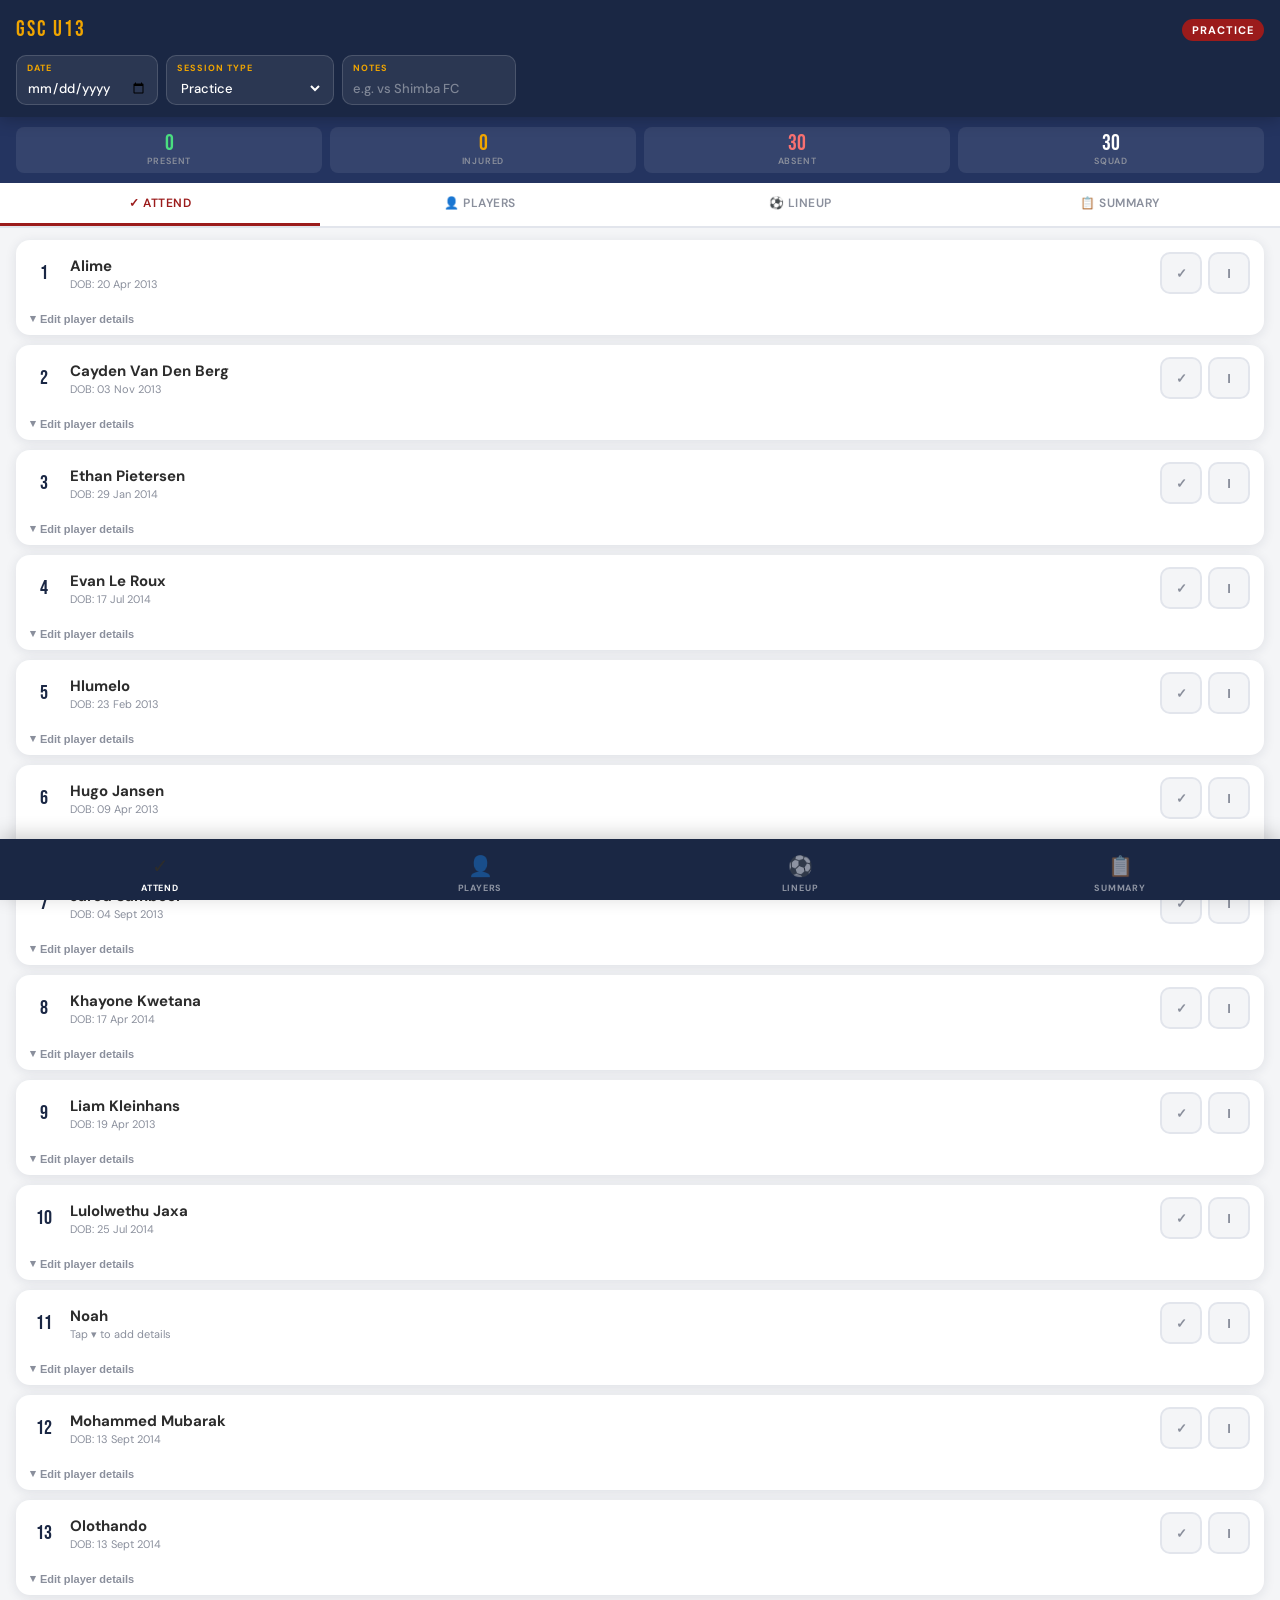
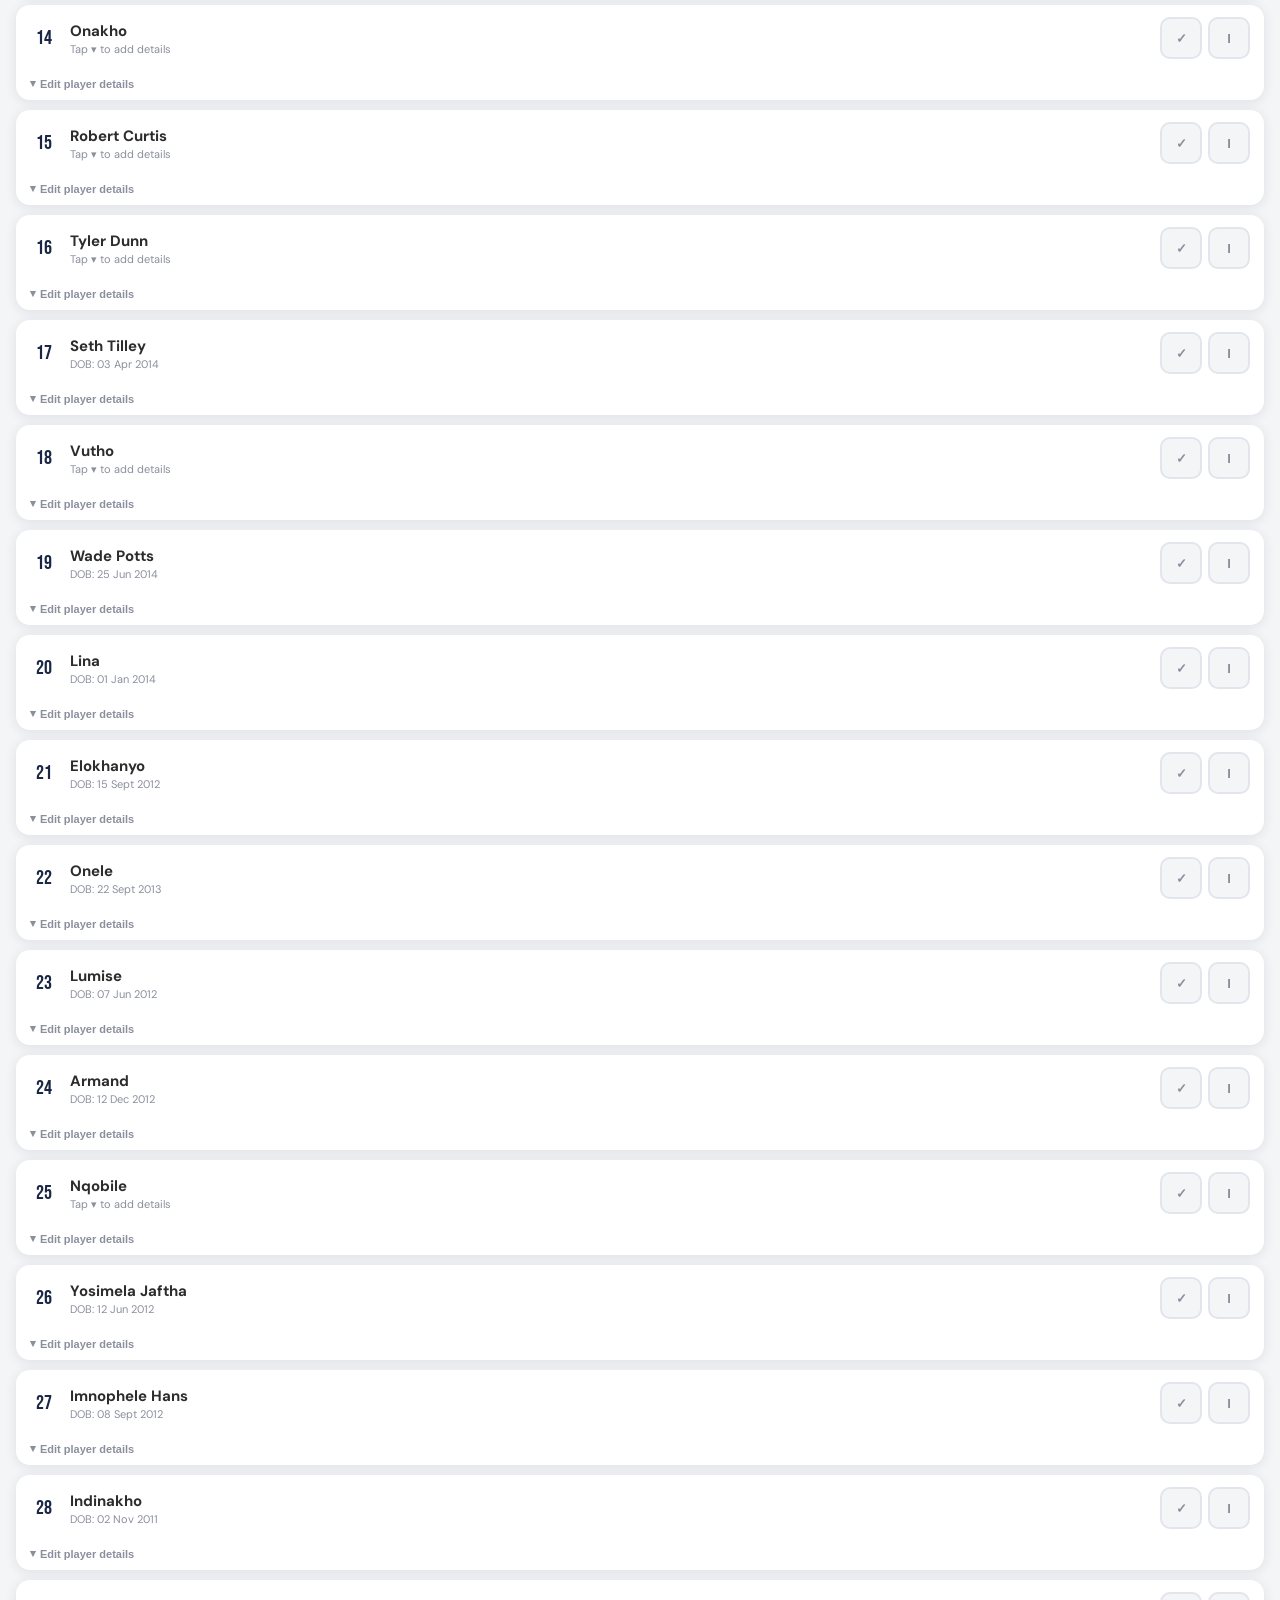
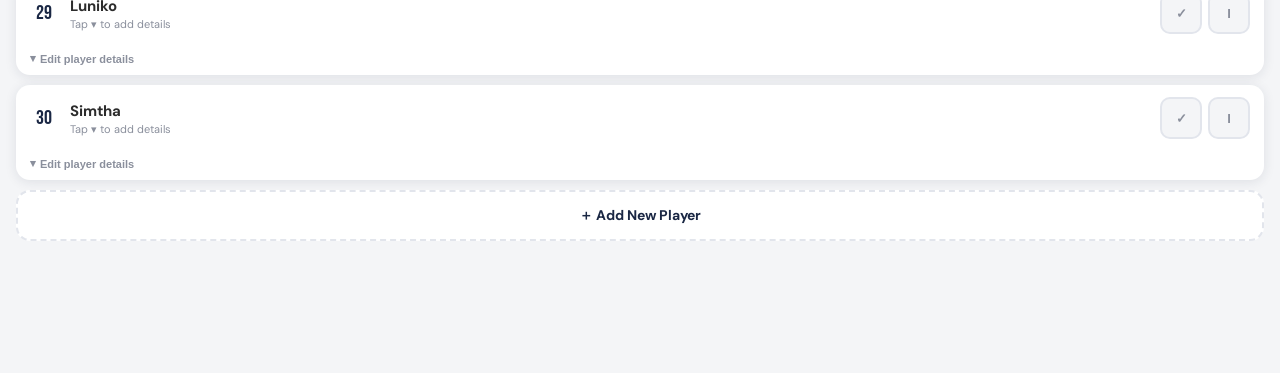
<file: index.html.html>
<!DOCTYPE html>
<html lang="en">
<head>
<meta charset="UTF-8">
<meta name="viewport" content="width=device-width, initial-scale=1.0, maximum-scale=1.0, user-scalable=no">
<title>GSC U13 — Session Tracker</title>
<style>
  @import url('https://fonts.googleapis.com/css2?family=Bebas+Neue&family=DM+Sans:wght@300;400;500;600;700&display=swap');

  :root {
    --red:    #9B1B1B;
    --red2:   #C0392B;
    --navy:   #1A2744;
    --navy2:  #243460;
    --gold:   #F0A500;
    --white:  #FFFFFF;
    --grey:   #F4F5F7;
    --dgrey:  #2C2C2C;
    --mgrey:  #8A8F9C;
    --border: #E2E5EC;
    --green:  #1A7A3C;
    --orange: #D97706;
    --card:   #FFFFFF;
    --shadow: 0 2px 12px rgba(26,39,68,0.10);
  }

  * { box-sizing: border-box; margin: 0; padding: 0; -webkit-tap-highlight-color: transparent; }

  body {
    font-family: 'DM Sans', sans-serif;
    background: var(--grey);
    color: var(--dgrey);
    min-height: 100vh;
    padding-bottom: 120px;
  }

  /* ── Header ── */
  .header {
    background: var(--navy);
    padding: 16px 16px 0;
    position: sticky;
    top: 0;
    z-index: 100;
    box-shadow: 0 2px 16px rgba(0,0,0,0.25);
  }
  .header-top {
    display: flex;
    align-items: center;
    justify-content: space-between;
    margin-bottom: 12px;
  }
  .club-name {
    font-family: 'Bebas Neue', sans-serif;
    font-size: 22px;
    color: var(--gold);
    letter-spacing: 2px;
  }
  .session-badge {
    background: var(--red);
    color: white;
    font-size: 11px;
    font-weight: 700;
    padding: 4px 10px;
    border-radius: 20px;
    letter-spacing: 1px;
    text-transform: uppercase;
  }

  /* ── Session Info Bar ── */
  .session-bar {
    display: flex;
    gap: 8px;
    padding-bottom: 12px;
    overflow-x: auto;
    scrollbar-width: none;
  }
  .session-bar::-webkit-scrollbar { display: none; }

  .session-field {
    background: rgba(255,255,255,0.08);
    border: 1px solid rgba(255,255,255,0.15);
    border-radius: 10px;
    padding: 6px 10px;
    min-width: 130px;
    flex-shrink: 0;
  }
  .session-field label {
    display: block;
    font-size: 9px;
    font-weight: 700;
    text-transform: uppercase;
    letter-spacing: 1px;
    color: var(--gold);
    margin-bottom: 3px;
  }
  .session-field input, .session-field select {
    background: transparent;
    border: none;
    color: white;
    font-family: 'DM Sans', sans-serif;
    font-size: 13px;
    font-weight: 500;
    width: 100%;
    outline: none;
  }
  .session-field select option { color: var(--dgrey); background: white; }
  .session-field input::placeholder { color: rgba(255,255,255,0.4); }

  /* ── Stats Bar ── */
  .stats-bar {
    display: flex;
    gap: 8px;
    padding: 10px 16px;
    background: var(--navy2);
  }
  .stat-pill {
    flex: 1;
    background: rgba(255,255,255,0.08);
    border-radius: 8px;
    padding: 6px 8px;
    text-align: center;
  }
  .stat-pill .num {
    font-family: 'Bebas Neue', sans-serif;
    font-size: 22px;
    color: white;
    line-height: 1;
  }
  .stat-pill .lbl {
    font-size: 9px;
    font-weight: 600;
    text-transform: uppercase;
    letter-spacing: 0.8px;
    color: var(--mgrey);
  }
  .stat-pill.present .num { color: #4ADE80; }
  .stat-pill.injured .num { color: var(--gold); }
  .stat-pill.absent .num  { color: #F87171; }

  /* ── Tabs ── */
  .tabs {
    display: flex;
    background: white;
    border-bottom: 2px solid var(--border);
    position: sticky;
    top: 130px;
    z-index: 90;
  }
  .tab {
    flex: 1;
    padding: 12px 8px;
    font-size: 12px;
    font-weight: 600;
    text-align: center;
    color: var(--mgrey);
    cursor: pointer;
    border-bottom: 3px solid transparent;
    transition: all 0.2s;
    text-transform: uppercase;
    letter-spacing: 0.5px;
  }
  .tab.active {
    color: var(--red);
    border-bottom-color: var(--red);
  }

  /* ── Sections ── */
  .section { display: none; padding: 12px 16px; }
  .section.active { display: block; }

  /* ── Player Cards ── */
  .player-card {
    background: var(--card);
    border-radius: 14px;
    margin-bottom: 10px;
    box-shadow: var(--shadow);
    overflow: hidden;
    transition: transform 0.1s;
  }
  .player-card:active { transform: scale(0.99); }

  .player-main {
    display: flex;
    align-items: center;
    padding: 12px 14px;
    gap: 12px;
  }
  .player-num {
    font-family: 'Bebas Neue', sans-serif;
    font-size: 20px;
    color: var(--navy);
    min-width: 28px;
    text-align: center;
    line-height: 1;
  }
  .player-info { flex: 1; min-width: 0; }
  .player-name {
    font-size: 15px;
    font-weight: 700;
    color: var(--dgrey);
    white-space: nowrap;
    overflow: hidden;
    text-overflow: ellipsis;
  }
  .player-sub {
    font-size: 11px;
    color: var(--mgrey);
    margin-top: 1px;
  }

  /* ── Attendance Buttons ── */
  .att-buttons {
    display: flex;
    gap: 6px;
    flex-shrink: 0;
  }
  .att-btn {
    width: 42px;
    height: 42px;
    border-radius: 10px;
    border: 2px solid var(--border);
    background: var(--grey);
    font-size: 13px;
    font-weight: 800;
    cursor: pointer;
    transition: all 0.15s;
    display: flex;
    align-items: center;
    justify-content: center;
    color: var(--mgrey);
    -webkit-user-select: none;
    user-select: none;
  }
  .att-btn.present {
    background: #DCFCE7;
    border-color: var(--green);
    color: var(--green);
    box-shadow: 0 0 0 3px rgba(26,122,60,0.12);
  }
  .att-btn.injured {
    background: #FEF3C7;
    border-color: var(--orange);
    color: var(--orange);
    box-shadow: 0 0 0 3px rgba(217,119,6,0.12);
  }

  /* ── Player Detail Expand ── */
  .player-detail {
    display: none;
    padding: 0 14px 14px;
    border-top: 1px solid var(--border);
    margin-top: 0;
  }
  .player-detail.open { display: block; }
  .detail-grid {
    display: grid;
    grid-template-columns: 1fr 1fr;
    gap: 8px;
    margin-top: 10px;
  }
  .detail-field {
    display: flex;
    flex-direction: column;
    gap: 3px;
  }
  .detail-field.full { grid-column: 1 / -1; }
  .detail-field label {
    font-size: 10px;
    font-weight: 700;
    text-transform: uppercase;
    letter-spacing: 0.8px;
    color: var(--mgrey);
  }
  .detail-field input {
    border: 1.5px solid var(--border);
    border-radius: 8px;
    padding: 8px 10px;
    font-family: 'DM Sans', sans-serif;
    font-size: 13px;
    color: var(--dgrey);
    background: var(--grey);
    outline: none;
    width: 100%;
    transition: border-color 0.15s;
  }
  .detail-field input:focus { border-color: var(--navy); background: white; }
  .detail-field input::placeholder { color: #BEC3CC; }

  .remove-btn {
    width: 100%;
    margin-top: 12px;
    padding: 11px;
    background: #FEE2E2;
    color: #DC2626;
    border: 1.5px solid #FECACA;
    border-radius: 10px;
    font-family: 'DM Sans', sans-serif;
    font-size: 13px;
    font-weight: 700;
    cursor: pointer;
    transition: all 0.15s;
  }
  .remove-btn:active { background: #FECACA; }

  .expand-toggle {
    width: 100%;
    background: none;
    border: none;
    padding: 6px 14px 10px;
    font-size: 11px;
    font-weight: 600;
    color: var(--mgrey);
    cursor: pointer;
    text-align: left;
    display: flex;
    align-items: center;
    gap: 4px;
  }
  .expand-toggle .arrow { transition: transform 0.2s; display: inline-block; }
  .expand-toggle.open .arrow { transform: rotate(180deg); }

  /* ── Add Player ── */
  .add-player-btn {
    width: 100%;
    padding: 14px;
    background: white;
    border: 2px dashed var(--border);
    border-radius: 14px;
    font-family: 'DM Sans', sans-serif;
    font-size: 14px;
    font-weight: 700;
    color: var(--navy);
    cursor: pointer;
    display: flex;
    align-items: center;
    justify-content: center;
    gap: 8px;
    margin-top: 4px;
    transition: all 0.2s;
  }
  .add-player-btn:active { background: var(--grey); }

  /* ── Summary Section ── */
  .summary-card {
    background: white;
    border-radius: 14px;
    padding: 16px;
    margin-bottom: 12px;
    box-shadow: var(--shadow);
  }
  .summary-title {
    font-family: 'Bebas Neue', sans-serif;
    font-size: 18px;
    color: var(--navy);
    letter-spacing: 1px;
    margin-bottom: 12px;
    display: flex;
    align-items: center;
    gap: 8px;
  }
  .summary-row {
    display: flex;
    justify-content: space-between;
    align-items: center;
    padding: 8px 0;
    border-bottom: 1px solid var(--border);
    font-size: 13px;
  }
  .summary-row:last-child { border-bottom: none; }
  .summary-row .sname { font-weight: 600; }
  .summary-row .sbadge {
    font-size: 11px;
    font-weight: 700;
    padding: 3px 10px;
    border-radius: 20px;
  }
  .sbadge.present { background: #DCFCE7; color: var(--green); }
  .sbadge.injured { background: #FEF3C7; color: var(--orange); }
  .sbadge.absent  { background: #FEE2E2; color: #DC2626; }

  .copy-btn {
    width: 100%;
    padding: 15px;
    background: var(--navy);
    color: white;
    border: none;
    border-radius: 14px;
    font-family: 'DM Sans', sans-serif;
    font-size: 15px;
    font-weight: 700;
    cursor: pointer;
    display: flex;
    align-items: center;
    justify-content: center;
    gap: 8px;
    transition: background 0.2s;
    margin-bottom: 10px;
  }
  .copy-btn:active { background: var(--navy2); }
  .copy-btn.success { background: var(--green); }

  .whatsapp-btn {
    width: 100%;
    padding: 15px;
    background: #25D366;
    color: white;
    border: none;
    border-radius: 14px;
    font-family: 'DM Sans', sans-serif;
    font-size: 15px;
    font-weight: 700;
    cursor: pointer;
    display: flex;
    align-items: center;
    justify-content: center;
    gap: 8px;
    transition: background 0.2s;
  }
  .whatsapp-btn:active { background: #1ebe5d; }

  /* ── Roster Edit ── */
  .section-label {
    font-family: 'Bebas Neue', sans-serif;
    font-size: 16px;
    color: var(--navy);
    letter-spacing: 1px;
    margin-bottom: 10px;
  }
  .roster-note {
    font-size: 12px;
    color: var(--mgrey);
    background: white;
    border-radius: 10px;
    padding: 10px 12px;
    margin-bottom: 12px;
    line-height: 1.5;
  }

  /* ── Toast ── */
  .toast {
    position: fixed;
    bottom: 90px;
    left: 50%;
    transform: translateX(-50%) translateY(20px);
    background: var(--dgrey);
    color: white;
    padding: 10px 20px;
    border-radius: 20px;
    font-size: 13px;
    font-weight: 600;
    opacity: 0;
    transition: all 0.3s;
    pointer-events: none;
    z-index: 999;
    white-space: nowrap;
  }
  .toast.show {
    opacity: 1;
    transform: translateX(-50%) translateY(0);
  }

  /* ── Bottom Nav ── */
  .bottom-nav {
    position: fixed;
    bottom: 0;
    left: 0;
    right: 0;
    background: var(--navy);
    display: flex;
    padding: 8px 0 env(safe-area-inset-bottom, 8px);
    z-index: 200;
    box-shadow: 0 -4px 20px rgba(0,0,0,0.2);
  }
  .nav-item {
    flex: 1;
    display: flex;
    flex-direction: column;
    align-items: center;
    gap: 3px;
    padding: 6px 0;
    cursor: pointer;
    opacity: 0.5;
    transition: opacity 0.2s;
  }
  .nav-item.active { opacity: 1; }
  .nav-icon { font-size: 20px; }
  .nav-label {
    font-size: 9px;
    font-weight: 700;
    text-transform: uppercase;
    letter-spacing: 0.8px;
    color: white;
  }

  /* ── Formation Buttons ── */
  .formation-btn {
    flex:1; padding:10px 8px; border:2px solid var(--navy);
    background:white; border-radius:10px; font-family:'DM Sans',sans-serif;
    font-size:13px; font-weight:700; color:var(--navy); cursor:pointer; transition:all 0.15s;
  }
  .formation-btn.active { background:var(--navy); color:white; }
  .formation-btn.clear-btn { border-color:var(--border); color:var(--mgrey); flex:0.6; }
  .formation-btn.clear-btn:active { background:var(--grey); }

  /* ── Pitch ── */
  .pitch-wrap {
    background:#1a6b2f; border-radius:14px; padding:10px;
    box-shadow:0 4px 20px rgba(0,0,0,0.25); margin-bottom:12px;
  }
  .pitch {
    position:relative; width:100%; padding-top:155%;
    background:linear-gradient(180deg,#1e7a35 0%,#1e7a35 50%,#1a6b2f 50%,#1a6b2f 100%);
    border-radius:10px; overflow:hidden;
  }
  /* pitch markings */
  .pitch::before {
    content:''; position:absolute; inset:0;
    background:
      /* centre line */
      linear-gradient(transparent 49.5%, rgba(255,255,255,0.25) 49.5%, rgba(255,255,255,0.25) 50.5%, transparent 50.5%),
      /* centre circle */
      radial-gradient(circle at 50% 50%, transparent 12%, rgba(255,255,255,0.2) 12%, rgba(255,255,255,0.2) 13%, transparent 13%),
      /* outer border */
      linear-gradient(white,white) top/100% 2px no-repeat,
      linear-gradient(white,white) bottom/100% 2px no-repeat,
      linear-gradient(white,white) left/2px 100% no-repeat,
      linear-gradient(white,white) right/2px 100% no-repeat;
    pointer-events:none; border-radius:10px;
  }

  /* ── Position Spot ── */
  .pos-spot {
    position:absolute; transform:translate(-50%,-50%);
    display:flex; flex-direction:column; align-items:center; gap:3px;
    cursor:pointer; z-index:10;
  }
  .pos-circle {
    width:46px; height:46px; border-radius:50%;
    background:rgba(255,255,255,0.15); border:2px dashed rgba(255,255,255,0.5);
    display:flex; align-items:center; justify-content:center;
    font-size:10px; font-weight:700; color:rgba(255,255,255,0.7);
    transition:all 0.2s; text-align:center; padding:2px;
  }
  .pos-spot.filled .pos-circle {
    background:var(--navy); border:2.5px solid var(--gold);
    color:white; font-size:9px; font-weight:800;
  }
  .pos-spot.filled.gk .pos-circle { background:#8B6914; border-color:#F0D060; }
  .pos-spot.filled.def .pos-circle { background:#1A5276; border-color:#85C1E9; }
  .pos-spot.filled.mid .pos-circle { background:#145A32; border-color:#82E0AA; }
  .pos-spot.filled.fwd .pos-circle { background:var(--red); border-color:var(--gold); }
  .pos-label {
    font-size:9px; font-weight:700; color:rgba(255,255,255,0.8);
    text-shadow:0 1px 3px rgba(0,0,0,0.8); letter-spacing:0.5px; text-transform:uppercase;
  }

  /* ── Bench ── */
  .bench-card {
    background:white; border-radius:14px; padding:14px;
    box-shadow:var(--shadow); margin-bottom:12px;
  }
  .bench-title {
    font-family:'Bebas Neue',sans-serif; font-size:16px;
    color:var(--navy); letter-spacing:1px; margin-bottom:10px;
  }
  .bench-list { display:flex; flex-wrap:wrap; gap:8px; }
  .bench-chip {
    background:var(--grey); border-radius:20px; padding:6px 12px;
    font-size:12px; font-weight:600; color:var(--dgrey);
    border:1.5px solid var(--border);
  }
  .bench-chip.unassigned { color:var(--mgrey); font-style:italic; }

  /* ── Picker Modal ── */
  .picker-overlay {
    display:none; position:fixed; inset:0;
    background:rgba(0,0,0,0.55); z-index:500; align-items:flex-end;
  }
  .picker-overlay.open { display:flex; }
  .picker-modal {
    background:white; border-radius:20px 20px 0 0;
    width:100%; max-height:70vh; overflow-y:auto;
    padding-bottom:env(safe-area-inset-bottom,16px);
  }
  .picker-header {
    display:flex; align-items:center; justify-content:space-between;
    padding:16px 16px 10px; border-bottom:1px solid var(--border);
    position:sticky; top:0; background:white; z-index:10;
  }
  .picker-title { font-family:'Bebas Neue',sans-serif; font-size:18px; color:var(--navy); letter-spacing:1px; }
  .picker-close {
    width:32px; height:32px; border-radius:50%; border:none;
    background:var(--grey); font-size:14px; cursor:pointer; color:var(--mgrey);
  }
  .picker-list { padding:8px 12px 16px; }
  .picker-item {
    display:flex; align-items:center; gap:10px;
    padding:12px 10px; border-radius:10px; cursor:pointer;
    transition:background 0.1s; border-bottom:1px solid var(--border);
  }
  .picker-item:last-child { border-bottom:none; }
  .picker-item:active { background:var(--grey); }
  .picker-item .pnum {
    font-family:'Bebas Neue',sans-serif; font-size:18px;
    color:var(--navy); min-width:26px;
  }
  .picker-item .pname { font-size:14px; font-weight:600; flex:1; }
  .picker-item .already { font-size:11px; color:var(--mgrey); }
  .picker-remove {
    width:100%; padding:13px; margin-top:4px;
    background:#FEE2E2; color:#DC2626; border:none; border-radius:10px;
    font-family:'DM Sans',sans-serif; font-size:13px; font-weight:700; cursor:pointer;
  }
</style>
</head>
<body>

<!-- Header -->
<div class="header">
  <div class="header-top">
    <div class="club-name">GSC U13</div>
    <div class="session-badge" id="sessionBadge">Practice</div>
  </div>
  <div class="session-bar">
    <div class="session-field">
      <label>Date</label>
      <input type="date" id="sessionDate">
    </div>
    <div class="session-field">
      <label>Session Type</label>
      <select id="sessionType" onchange="updateBadge()">
        <option>Practice</option>
        <option>Game</option>
        <option>Fitness Assessment</option>
        <option>Tournament</option>
        <option>Training Camp</option>
      </select>
    </div>
    <div class="session-field">
      <label>Notes</label>
      <input type="text" id="sessionNotes" placeholder="e.g. vs Shimba FC">
    </div>
  </div>
</div>

<!-- Stats Bar -->
<div class="stats-bar">
  <div class="stat-pill present"><div class="num" id="countPresent">0</div><div class="lbl">Present</div></div>
  <div class="stat-pill injured"><div class="num" id="countInjured">0</div><div class="lbl">Injured</div></div>
  <div class="stat-pill absent"><div class="num" id="countAbsent">30</div><div class="lbl">Absent</div></div>
  <div class="stat-pill"><div class="num" id="countTotal">30</div><div class="lbl">Squad</div></div>
</div>

<!-- Tabs -->
<div class="tabs">
  <div class="tab active" onclick="showSection('attendance', this)">✓ Attend</div>
  <div class="tab" onclick="showSection('roster', this)">👤 Players</div>
  <div class="tab" onclick="showSection('lineup', this)">⚽ Lineup</div>
  <div class="tab" onclick="showSection('summary', this)">📋 Summary</div>
</div>

<!-- ATTENDANCE SECTION -->
<div class="section active" id="sec-attendance">
  <div id="playerList"></div>
  <button class="add-player-btn" onclick="addPlayer()">＋ Add New Player</button>
</div>

<!-- ROSTER SECTION -->
<div class="section" id="sec-roster">
  <p class="roster-note">Tap any player in the Attendance tab to expand and edit their details. Changes are saved automatically in this session. Use the Summary tab to copy everything to your tracker.</p>
  <div id="rosterQuickList"></div>
</div>

<!-- LINEUP SECTION -->
<div class="section" id="sec-lineup">
  <div style="display:flex;gap:8px;margin-bottom:12px">
    <button class="formation-btn active" id="btn-433" onclick="setFormation('433')">4-3-3</button>
    <button class="formation-btn" id="btn-4231" onclick="setFormation('4231')">4-2-3-1</button>
    <button class="formation-btn clear-btn" onclick="clearLineup()">↺ Clear</button>
  </div>
  <div id="subsReminder" style="font-size:11px;color:var(--mgrey);margin-bottom:8px;text-align:center"></div>
  <div class="pitch-wrap"><div class="pitch" id="pitch"></div></div>
  <div class="bench-card">
    <div class="bench-title">🪑 Substitutes</div>
    <div id="benchList" class="bench-list"></div>
  </div>
</div>

<!-- Player Picker Modal -->
<div id="pickerOverlay" class="picker-overlay" onclick="closePicker()">
  <div class="picker-modal" onclick="event.stopPropagation()">
    <div class="picker-header">
      <div class="picker-title" id="pickerTitle">Select Player</div>
      <button class="picker-close" onclick="closePicker()">✕</button>
    </div>
    <div id="pickerList" class="picker-list"></div>
  </div>
</div>

<!-- SUMMARY SECTION -->
<div class="section" id="sec-summary">
  <div class="summary-card">
    <div class="summary-title">📋 Session Summary</div>
    <div id="summaryContent"></div>
  </div>
  <button class="copy-btn" id="copyBtn" onclick="copyToClipboard()">📋 Copy to Clipboard</button>
  <button class="whatsapp-btn" onclick="shareWhatsApp()">💬 Send to WhatsApp</button>
</div>

<div class="toast" id="toast"></div>

<!-- Bottom Nav -->
<div class="bottom-nav">
  <div class="nav-item active" onclick="showSection('attendance', null, 0)">
    <div class="nav-icon">✓</div><div class="nav-label">Attend</div>
  </div>
  <div class="nav-item" onclick="showSection('roster', null, 1)">
    <div class="nav-icon">👤</div><div class="nav-label">Players</div>
  </div>
  <div class="nav-item" onclick="showSection('lineup', null, 2)">
    <div class="nav-icon">⚽</div><div class="nav-label">Lineup</div>
  </div>
  <div class="nav-item" onclick="showSection('summary', null, 3)">
    <div class="nav-icon">📋</div><div class="nav-label">Summary</div>
  </div>
</div>

<script>
// ── Default Roster ────────────────────────────────────────────────────────────
const DEFAULT_PLAYERS = [
  { num:1,  name:"Alime",               dob:"2013-04-20", parent:"",                phone:"",           pos:"", notes:"" },
  { num:2,  name:"Cayden Van Den Berg", dob:"2013-11-03", parent:"Drohan",           phone:"0825525610", pos:"", notes:"" },
  { num:3,  name:"Ethan Pietersen",     dob:"2014-01-29", parent:"Neil / Miss B",    phone:"0609728226", pos:"", notes:"" },
  { num:4,  name:"Evan Le Roux",        dob:"2014-07-17", parent:"Gustav / Monique", phone:"",           pos:"", notes:"" },
  { num:5,  name:"Hlumelo",             dob:"2013-02-23", parent:"",                phone:"",           pos:"", notes:"" },
  { num:6,  name:"Hugo Jansen",         dob:"2013-04-09", parent:"Johan / Ereldine", phone:"0828512939", pos:"", notes:"" },
  { num:7,  name:"Jared Samboer",       dob:"2013-09-04", parent:"Kelly / Kels",     phone:"0605836247", pos:"", notes:"" },
  { num:8,  name:"Khayone Kwetana",     dob:"2014-04-17", parent:"Nelson",           phone:"0739868947", pos:"", notes:"" },
  { num:9,  name:"Liam Kleinhans",      dob:"2013-04-19", parent:"Cindy / Dillon",   phone:"",           pos:"", notes:"" },
  { num:10, name:"Lulolwethu Jaxa",     dob:"2014-07-25", parent:"Lindo",            phone:"0731174734", pos:"", notes:"" },
  { num:11, name:"Noah",                dob:"",           parent:"Jeremy",           phone:"0714179445", pos:"", notes:"" },
  { num:12, name:"Mohammed Mubarak",    dob:"2014-09-13", parent:"Nima",             phone:"",           pos:"", notes:"" },
  { num:13, name:"Olothando",           dob:"2014-09-13", parent:"",                phone:"",           pos:"", notes:"" },
  { num:14, name:"Onakho",              dob:"",           parent:"Zim Skade",        phone:"0694614759", pos:"", notes:"" },
  { num:15, name:"Robert Curtis",       dob:"",           parent:"Sarah",            phone:"",           pos:"", notes:"" },
  { num:16, name:"Tyler Dunn",          dob:"",           parent:"Martina Dunn",     phone:"0732594916", pos:"", notes:"" },
  { num:17, name:"Seth Tilley",         dob:"2014-04-03", parent:"",                phone:"",           pos:"", notes:"" },
  { num:18, name:"Vutho",               dob:"",           parent:"Pheliswa",         phone:"0795435451", pos:"", notes:"" },
  { num:19, name:"Wade Potts",          dob:"2014-06-25", parent:"",                phone:"",           pos:"", notes:"" },
  { num:20, name:"Lina",                dob:"2014-01-01", parent:"",                phone:"",           pos:"", notes:"" },
  { num:21, name:"Elokhanyo",           dob:"2012-09-15", parent:"",                phone:"",           pos:"", notes:"" },
  { num:22, name:"Onele",               dob:"2013-09-22", parent:"",                phone:"",           pos:"", notes:"" },
  { num:23, name:"Lumise",              dob:"2012-06-07", parent:"",                phone:"",           pos:"", notes:"" },
  { num:24, name:"Armand",              dob:"2012-12-12", parent:"",                phone:"",           pos:"", notes:"" },
  { num:25, name:"Nqobile",             dob:"",           parent:"",                phone:"",           pos:"", notes:"" },
  { num:26, name:"Yosimela Jaftha",     dob:"2012-06-12", parent:"",                phone:"",           pos:"", notes:"" },
  { num:27, name:"Imnophele Hans",      dob:"2012-09-08", parent:"",                phone:"",           pos:"", notes:"" },
  { num:28, name:"Indinakho",           dob:"2011-11-02", parent:"",                phone:"",           pos:"", notes:"" },
  { num:29, name:"Luniko",              dob:"",           parent:"",                phone:"",           pos:"", notes:"" },
  { num:30, name:"Simtha",              dob:"",           parent:"",                phone:"",           pos:"", notes:"" },
];

// ── localStorage helpers ──────────────────────────────────────────────────────
const LS = {
  PLAYERS:    'gsc_u13_players',
  ATTENDANCE: 'gsc_u13_attendance',
  SESSION:    'gsc_u13_session',
  LINEUP:     'gsc_u13_lineup',
  FORMATION:  'gsc_u13_formation',
};

function lsSave(key, val) {
  try { localStorage.setItem(key, JSON.stringify(val)); } catch(e) {}
}
function lsLoad(key, fallback) {
  try {
    const v = localStorage.getItem(key);
    return v ? JSON.parse(v) : fallback;
  } catch(e) { return fallback; }
}

// ── State — loaded from localStorage or defaults ───────────────────────────────
let players    = lsLoad(LS.PLAYERS, DEFAULT_PLAYERS);
let attendance = lsLoad(LS.ATTENDANCE, {});
// Ensure every player has an attendance entry
players.forEach(p => { if (!(p.num in attendance)) attendance[p.num] = null; });

let currentFormation = lsLoad(LS.FORMATION, '433');
let lineup = lsLoad(LS.LINEUP, {});

// ── Session header ────────────────────────────────────────────────────────────
function loadSession() {
  const s = lsLoad(LS.SESSION, {});
  if (s.date)  document.getElementById('sessionDate').value  = s.date;
  if (s.type)  document.getElementById('sessionType').value  = s.type;
  if (s.notes) document.getElementById('sessionNotes').value = s.notes;
  updateBadge();
}
function saveSession() {
  lsSave(LS.SESSION, {
    date:  document.getElementById('sessionDate').value,
    type:  document.getElementById('sessionType').value,
    notes: document.getElementById('sessionNotes').value,
  });
}
function updateBadge() {
  document.getElementById('sessionBadge').textContent = document.getElementById('sessionType').value;
  saveSession();
}

// ── Render Player List ────────────────────────────────────────────────────────
function renderPlayers() {
  const list = document.getElementById('playerList');
  list.innerHTML = '';
  players.forEach(p => {
    const att = attendance[p.num];
    const card = document.createElement('div');
    card.className = 'player-card';
    card.id = `card-${p.num}`;
    const dobDisplay = p.dob ? formatDob(p.dob) : '—';
    const subInfo = [p.pos||null, p.dob ? `DOB: ${dobDisplay}` : null].filter(Boolean).join(' · ') || 'Tap ▾ to add details';
    card.innerHTML = `
      <div class="player-main">
        <div class="player-num">${p.num}</div>
        <div class="player-info">
          <div class="player-name">${p.name}</div>
          <div class="player-sub">${subInfo}</div>
        </div>
        <div class="att-buttons">
          <button class="att-btn ${att==='x'?'present':''}" onclick="setAtt(${p.num},'x')">✓</button>
          <button class="att-btn ${att==='I'?'injured':''}" onclick="setAtt(${p.num},'I')">I</button>
        </div>
      </div>
      <button class="expand-toggle ${p._open?'open':''}" onclick="toggleExpand(${p.num})">
        <span class="arrow">▾</span> Edit player details
      </button>
      <div class="player-detail ${p._open?'open':''}">
        <div class="detail-grid">
          <div class="detail-field full">
            <label>Full Name</label>
            <input type="text" value="${p.name}" onchange="updatePlayer(${p.num},'name',this.value)" placeholder="Full name">
          </div>
          <div class="detail-field">
            <label>Date of Birth</label>
            <input type="date" value="${p.dob}" onchange="updatePlayer(${p.num},'dob',this.value)">
          </div>
          <div class="detail-field">
            <label>Position</label>
            <input type="text" value="${p.pos}" onchange="updatePlayer(${p.num},'pos',this.value)" placeholder="e.g. GK, CB, ST">
          </div>
          <div class="detail-field">
            <label>Parent / Guardian</label>
            <input type="text" value="${p.parent}" onchange="updatePlayer(${p.num},'parent',this.value)" placeholder="Parent name">
          </div>
          <div class="detail-field">
            <label>Contact Number</label>
            <input type="tel" value="${p.phone}" onchange="updatePlayer(${p.num},'phone',this.value)" placeholder="0XX XXX XXXX">
          </div>
          <div class="detail-field full">
            <label>Notes</label>
            <input type="text" value="${p.notes}" onchange="updatePlayer(${p.num},'notes',this.value)" placeholder="Any notes...">
          </div>
        </div>
        <button class="remove-btn" onclick="removePlayer(${p.num})">🗑 Remove ${p.name} from list</button>
      </div>
    `;
    list.appendChild(card);
  });
  updateStats();
}

function formatDob(dob) {
  if (!dob) return '—';
  const d = new Date(dob);
  return d.toLocaleDateString('en-ZA', { day:'2-digit', month:'short', year:'numeric' });
}

function setAtt(num, val) {
  attendance[num] = attendance[num] === val ? null : val;
  lsSave(LS.ATTENDANCE, attendance);
  renderPlayers();
}

function toggleExpand(num) {
  const p = players.find(x => x.num === num);
  p._open = !p._open;
  const card = document.getElementById(`card-${num}`);
  card.querySelector('.player-detail').classList.toggle('open', p._open);
  card.querySelector('.expand-toggle').classList.toggle('open', p._open);
}

function updatePlayer(num, field, value) {
  const p = players.find(x => x.num === num);
  if (p) {
    p[field] = value;
    lsSave(LS.PLAYERS, players);
  }
}

function updateStats() {
  const present = Object.values(attendance).filter(v => v==='x').length;
  const injured = Object.values(attendance).filter(v => v==='I').length;
  document.getElementById('countPresent').textContent = present;
  document.getElementById('countInjured').textContent = injured;
  document.getElementById('countAbsent').textContent  = players.length - present - injured;
  document.getElementById('countTotal').textContent   = players.length;
}

function addPlayer() {
  const num = players.length > 0 ? Math.max(...players.map(p=>p.num)) + 1 : 1;
  const np = { num, name:`New Player ${num}`, dob:'', parent:'', phone:'', pos:'', notes:'', _open:true };
  players.push(np);
  attendance[num] = null;
  lsSave(LS.PLAYERS, players);
  lsSave(LS.ATTENDANCE, attendance);
  renderPlayers();
  setTimeout(() => {
    const card = document.getElementById(`card-${num}`);
    if (card) card.scrollIntoView({ behavior:'smooth', block:'center' });
  }, 100);
}

function removePlayer(num) {
  const p = players.find(x => x.num === num);
  if (!confirm(`Remove ${p.name} from the list?`)) return;
  players = players.filter(x => x.num !== num);
  delete attendance[num];
  lsSave(LS.PLAYERS, players);
  lsSave(LS.ATTENDANCE, attendance);
  renderPlayers();
  showToast(`${p.name} removed`);
}

// ── Roster Quick List ─────────────────────────────────────────────────────────
function renderRoster() {
  const list = document.getElementById('rosterQuickList');
  list.innerHTML = `<p class="section-label">Squad — ${players.length} players</p>`;
  players.forEach(p => {
    const hasDob   = p.dob   ? '✓' : '—';
    const hasPhone = p.phone ? '✓' : '—';
    const div = document.createElement('div');
    div.style.cssText = 'background:white;border-radius:10px;padding:10px 14px;margin-bottom:8px;display:flex;align-items:center;gap:10px;box-shadow:0 1px 6px rgba(0,0,0,0.07)';
    div.innerHTML = `
      <div style="font-family:'Bebas Neue',sans-serif;font-size:18px;color:var(--navy);min-width:24px">${p.num}</div>
      <div style="flex:1">
        <div style="font-size:14px;font-weight:700">${p.name}</div>
        <div style="font-size:11px;color:var(--mgrey);margin-top:2px">DOB ${hasDob} · Phone ${hasPhone} · ${p.pos||'No position'}</div>
      </div>
      <button onclick="showSection('attendance',null,0);setTimeout(()=>{toggleExpand(${p.num});document.getElementById('card-${p.num}').scrollIntoView({behavior:'smooth',block:'center'})},200)"
        style="background:var(--navy);color:white;border:none;border-radius:8px;padding:6px 10px;font-size:11px;font-weight:700;cursor:pointer">Edit</button>
    `;
    list.appendChild(div);
  });
}

// ── Summary ───────────────────────────────────────────────────────────────────
function renderSummary() {
  const present = players.filter(p => attendance[p.num]==='x');
  const injured = players.filter(p => attendance[p.num]==='I');
  const absent  = players.filter(p => !attendance[p.num]);
  const content = document.getElementById('summaryContent');
  const makeRows = (list, status) => list.map(p => `
    <div class="summary-row">
      <span class="sname">${p.num}. ${p.name}</span>
      <span class="sbadge ${status}">${status==='present'?'Present':status==='injured'?'Injured':'Absent'}</span>
    </div>`).join('');
  content.innerHTML = `
    <div style="font-size:12px;color:var(--mgrey);margin-bottom:10px">
      ${document.getElementById('sessionType').value} · ${formatDisplayDate(document.getElementById('sessionDate').value)}
      ${document.getElementById('sessionNotes').value ? ' · '+document.getElementById('sessionNotes').value : ''}
    </div>
    ${makeRows(present,'present')}
    ${makeRows(injured,'injured')}
    ${makeRows(absent,'absent')}
  `;
}

function formatDisplayDate(val) {
  if (!val) return '—';
  const d = new Date(val);
  return d.toLocaleDateString('en-ZA', { weekday:'short', day:'numeric', month:'short', year:'numeric' });
}

function buildTextSummary() {
  const date    = formatDisplayDate(document.getElementById('sessionDate').value);
  const type    = document.getElementById('sessionType').value;
  const notes   = document.getElementById('sessionNotes').value;
  const present = players.filter(p => attendance[p.num]==='x').map(p => p.name);
  const injured = players.filter(p => attendance[p.num]==='I').map(p => p.name);
  const absent  = players.filter(p => !attendance[p.num]).map(p => p.name);
  let txt = `GSC U13 — ${type}\n`;
  txt += `${date}${notes?' · '+notes:''}\n`;
  txt += `${'─'.repeat(30)}\n`;
  txt += `✅ PRESENT (${present.length}): ${present.join(', ')||'None'}\n`;
  if (injured.length) txt += `🟡 INJURED/SICK (${injured.length}): ${injured.join(', ')}\n`;
  txt += `❌ ABSENT (${absent.length}): ${absent.join(', ')||'None'}\n`;
  txt += `${'─'.repeat(30)}\n`;
  txt += `Total squad: ${players.length}`;
  return txt;
}

async function copyToClipboard() {
  const text = buildTextSummary();
  try {
    await navigator.clipboard.writeText(text);
    const btn = document.getElementById('copyBtn');
    btn.classList.add('success'); btn.textContent = '✓ Copied!';
    showToast('Copied to clipboard!');
    setTimeout(() => { btn.classList.remove('success'); btn.innerHTML = '📋 Copy to Clipboard'; }, 2500);
  } catch { showToast('Long-press the text to copy'); }
}

function shareWhatsApp() {
  const encoded = encodeURIComponent(buildTextSummary());
  window.open(`https://wa.me/?text=${encoded}`, '_blank');
}

// ── Lineup / Formation ────────────────────────────────────────────────────────
const formations = {
  '433': {
    label: '4-3-3',
    positions: [
      { id:'gk',  label:'GK',  role:'gk',  x:50, y:92 },
      { id:'lb',  label:'LB',  role:'def', x:15, y:74 },
      { id:'cb1', label:'CB',  role:'def', x:35, y:76 },
      { id:'cb2', label:'CB',  role:'def', x:65, y:76 },
      { id:'rb',  label:'RB',  role:'def', x:85, y:74 },
      { id:'cm1', label:'CM',  role:'mid', x:25, y:55 },
      { id:'cm2', label:'CM',  role:'mid', x:50, y:52 },
      { id:'cm3', label:'CM',  role:'mid', x:75, y:55 },
      { id:'lw',  label:'LW',  role:'fwd', x:15, y:28 },
      { id:'st',  label:'ST',  role:'fwd', x:50, y:22 },
      { id:'rw',  label:'RW',  role:'fwd', x:85, y:28 },
    ]
  },
  '4231': {
    label: '4-2-3-1',
    positions: [
      { id:'gk',   label:'GK',  role:'gk',  x:50, y:92 },
      { id:'lb',   label:'LB',  role:'def', x:15, y:74 },
      { id:'cb1',  label:'CB',  role:'def', x:35, y:76 },
      { id:'cb2',  label:'CB',  role:'def', x:65, y:76 },
      { id:'rb',   label:'RB',  role:'def', x:85, y:74 },
      { id:'cdm1', label:'CDM', role:'mid', x:35, y:58 },
      { id:'cdm2', label:'CDM', role:'mid', x:65, y:58 },
      { id:'lam',  label:'LAM', role:'mid', x:18, y:38 },
      { id:'cam',  label:'CAM', role:'mid', x:50, y:36 },
      { id:'ram',  label:'RAM', role:'mid', x:82, y:38 },
      { id:'st',   label:'ST',  role:'fwd', x:50, y:20 },
    ]
  }
};

function setFormation(f) {
  currentFormation = f;
  lsSave(LS.FORMATION, f);
  document.querySelectorAll('.formation-btn').forEach(b => b.classList.remove('active'));
  document.getElementById(`btn-${f}`).classList.add('active');
  renderPitch();
}

function renderPitch() {
  const pitch = document.getElementById('pitch');
  pitch.innerHTML = '';
  const form = formations[currentFormation];
  form.positions.forEach(pos => {
    const assigned = lineup[pos.id];
    const player = assigned ? players.find(p => p.num === assigned) : null;
    const firstName = player ? player.name.split(' ')[0] : null;
    const spot = document.createElement('div');
    spot.className = `pos-spot ${player ? 'filled '+pos.role : ''}`;
    spot.style.left = pos.x + '%';
    spot.style.top  = pos.y + '%';
    spot.onclick = () => openPicker(pos.id, pos.label);
    spot.innerHTML = `
      <div class="pos-circle">${player ? `<span>${firstName}</span>` : pos.label}</div>
      <div class="pos-label">${pos.label}</div>
    `;
    pitch.appendChild(spot);
  });
  renderBench();
  updateSubsReminder();
}

function renderBench() {
  const bench = document.getElementById('benchList');
  const assignedNums = Object.values(lineup).filter(Boolean);
  const subs = players.filter(p => attendance[p.num]==='x' && !assignedNums.includes(p.num));
  bench.innerHTML = subs.length === 0
    ? '<span class="bench-chip unassigned">All present players assigned</span>'
    : subs.map(p => `<span class="bench-chip">${p.num}. ${p.name.split(' ')[0]}</span>`).join('');
}

function updateSubsReminder() {
  const assigned = Object.values(lineup).filter(Boolean).length;
  const total    = formations[currentFormation].positions.length;
  document.getElementById('subsReminder').textContent = `${assigned} of ${total} positions filled`;
}

let pickerTargetPos = null;

function openPicker(posId, posLabel) {
  pickerTargetPos = posId;
  document.getElementById('pickerTitle').textContent = `Pick player for ${posLabel}`;
  const list = document.getElementById('pickerList');
  list.innerHTML = '';
  const presentPlayers = players.filter(p => attendance[p.num]==='x');
  if (presentPlayers.length === 0) {
    list.innerHTML = '<p style="padding:16px;color:var(--mgrey);font-size:13px">No players marked present yet — go to Attendance first.</p>';
  } else {
    presentPlayers.forEach(p => {
      const inPos = Object.entries(lineup).find(([pid,num]) => num===p.num && pid!==posId);
      const item = document.createElement('div');
      item.className = 'picker-item';
      item.innerHTML = `
        <div class="pnum">${p.num}</div>
        <div class="pname">${p.name}</div>
        ${inPos ? `<div class="already">(${formations[currentFormation].positions.find(x=>x.id===inPos[0])?.label||inPos[0]})</div>` : ''}
      `;
      item.onclick = () => assignPlayer(posId, p.num);
      list.appendChild(item);
    });
  }
  if (lineup[posId]) {
    const btn = document.createElement('button');
    btn.className = 'picker-remove';
    btn.textContent = '✕ Remove from this position';
    btn.onclick = () => { delete lineup[posId]; lsSave(LS.LINEUP, lineup); closePicker(); renderPitch(); };
    list.appendChild(btn);
  }
  document.getElementById('pickerOverlay').classList.add('open');
}

function assignPlayer(posId, playerNum) {
  Object.keys(lineup).forEach(pid => { if (lineup[pid]===playerNum) delete lineup[pid]; });
  lineup[posId] = playerNum;
  lsSave(LS.LINEUP, lineup);
  closePicker();
  renderPitch();
  const p = players.find(x => x.num===playerNum);
  showToast(`${p.name.split(' ')[0]} → ${formations[currentFormation].positions.find(x=>x.id===posId).label}`);
}

function closePicker() {
  document.getElementById('pickerOverlay').classList.remove('open');
  pickerTargetPos = null;
}

function clearLineup() {
  Object.keys(lineup).forEach(k => delete lineup[k]);
  lsSave(LS.LINEUP, lineup);
  renderPitch();
  showToast('Lineup cleared');
}

function renderLineup() { renderPitch(); }

// ── Navigation ────────────────────────────────────────────────────────────────
function showSection(name, tabEl, navIdx) {
  document.querySelectorAll('.section').forEach(s => s.classList.remove('active'));
  document.querySelectorAll('.tab').forEach(t => t.classList.remove('active'));
  document.querySelectorAll('.nav-item').forEach(n => n.classList.remove('active'));
  document.getElementById(`sec-${name}`).classList.add('active');
  if (tabEl) tabEl.classList.add('active');
  else {
    const tabs = document.querySelectorAll('.tab');
    if (tabs[navIdx]) tabs[navIdx].classList.add('active');
  }
  const navItems = document.querySelectorAll('.nav-item');
  const ni = navIdx !== undefined ? navIdx : 0;
  if (navItems[ni]) navItems[ni].classList.add('active');
  if (name==='summary') renderSummary();
  if (name==='roster')  renderRoster();
  if (name==='lineup')  renderLineup();
  window.scrollTo(0, 0);
}

function showToast(msg) {
  const t = document.getElementById('toast');
  t.textContent = msg;
  t.classList.add('show');
  setTimeout(() => t.classList.remove('show'), 2200);
}

// ── Reset (danger zone) ───────────────────────────────────────────────────────
function resetAll() {
  if (!confirm('Reset everything? This clears all attendance and lineup data for today. Player details are kept.')) return;
  players.forEach(p => attendance[p.num] = null);
  Object.keys(lineup).forEach(k => delete lineup[k]);
  lsSave(LS.ATTENDANCE, attendance);
  lsSave(LS.LINEUP, lineup);
  renderPlayers();
  showToast('Session reset');
}

// ── Boot ──────────────────────────────────────────────────────────────────────
loadSession();
document.getElementById('sessionDate').addEventListener('change', saveSession);
document.getElementById('sessionType').addEventListener('change', saveSession);
document.getElementById('sessionNotes').addEventListener('input', saveSession);
// Restore formation button state
document.getElementById(`btn-${currentFormation}`).classList.add('active');
renderPlayers();
</script>
</body>
</html>
</file>
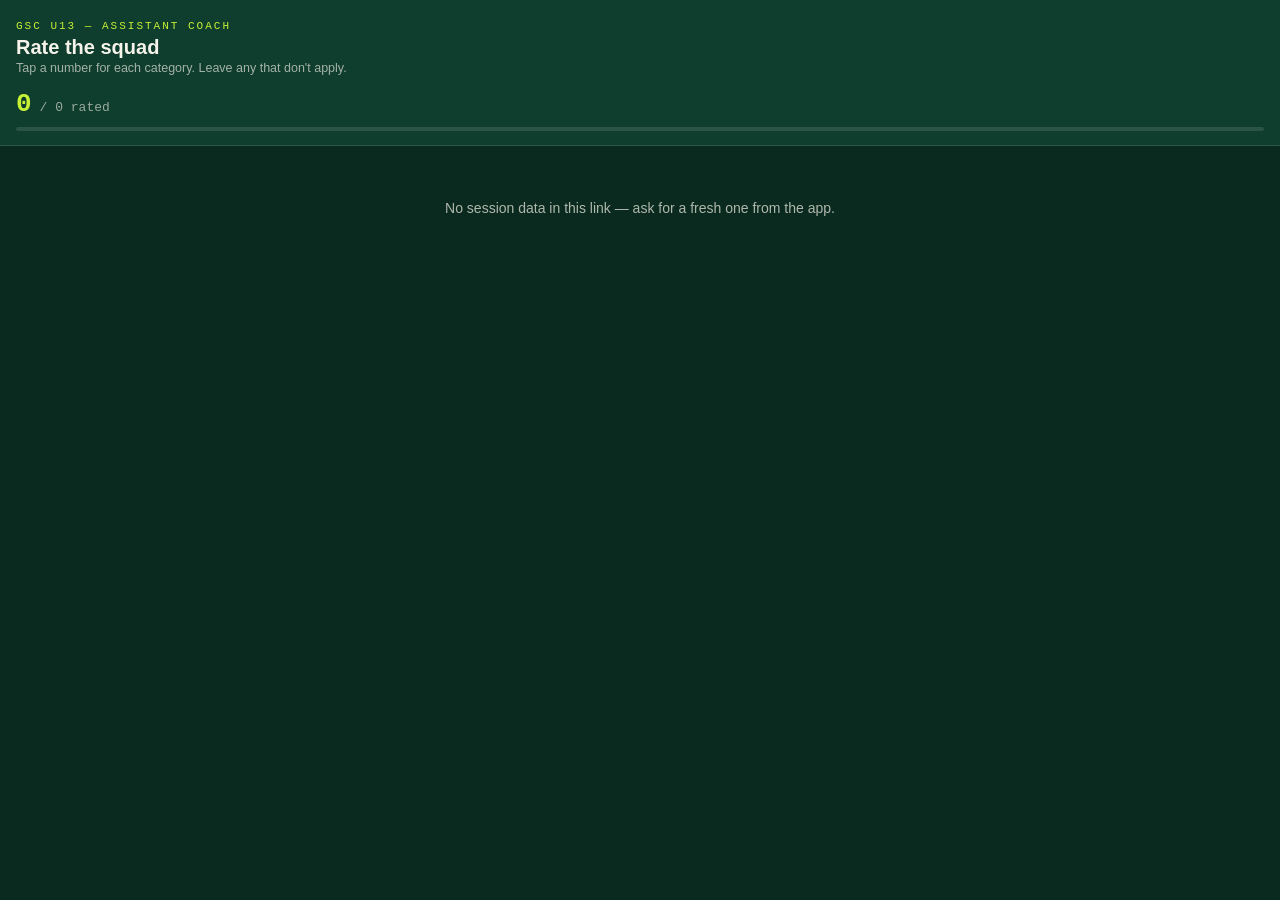
<file: rate.html>
<!DOCTYPE html>
<html lang="en">
<head>
<meta charset="UTF-8">
<meta name="viewport" content="width=device-width, initial-scale=1.0, maximum-scale=1">
<title>GSC U13 — Rate the squad</title>
<style>
  :root{
    --pitch:#0F3D2E;
    --pitch-deep:#0A2A1F;
    --chalk:#F5F3EA;
    --lime:#C6F135;
    --amber:#E8A33D;
    --line: rgba(245,243,234,0.14);
  }
  *{box-sizing:border-box;}
  body{
    margin:0;
    background:var(--pitch-deep);
    color:var(--chalk);
    font-family: -apple-system, BlinkMacSystemFont, "Segoe UI", Roboto, sans-serif;
    padding-bottom:120px;
  }
  header{
    padding:20px 16px 14px;
    background:var(--pitch);
    border-bottom:1px solid var(--line);
    position:sticky; top:0; z-index:5;
  }
  .eyebrow{
    font-family:"Courier New", monospace;
    font-size:11px;
    letter-spacing:2px;
    text-transform:uppercase;
    color:var(--lime);
    margin:0 0 4px;
  }
  h1{ font-size:20px; font-weight:800; margin:0 0 2px; }
  .sub{ font-size:12.5px; color:rgba(245,243,234,0.65); margin:0 0 14px; }
  .scoreboard{ display:flex; align-items:baseline; gap:8px; font-family:"Courier New", monospace; }
  .scoreboard .count{ font-size:26px; font-weight:700; color:var(--lime); }
  .scoreboard .of{ font-size:13px; color:rgba(245,243,234,0.6); }
  .track{ height:4px; background:rgba(245,243,234,0.12); border-radius:2px; margin-top:8px; overflow:hidden; }
  .track-fill{ height:100%; background:var(--lime); width:0%; transition:width .25s ease; }
  main{ padding:14px 12px; max-width:520px; margin:0 auto; }
  .card{ background:var(--pitch); border:1px solid var(--line); border-radius:10px; padding:14px 14px 10px; margin-bottom:10px; }
  .card.done{ border-color: rgba(198,241,53,0.35); }
  .pname{ display:flex; align-items:center; justify-content:space-between; margin-bottom:10px; }
  .pname .name{ font-size:15px; font-weight:700; }
  .badge{
    font-family:"Courier New", monospace; font-size:10.5px; letter-spacing:1px;
    padding:2px 7px; border-radius:4px; background:rgba(245,243,234,0.08); color:rgba(245,243,234,0.5);
  }
  .badge.done{ background:rgba(198,241,53,0.16); color:var(--lime); }
  .row{ display:flex; align-items:center; gap:10px; margin-bottom:6px; }
  .row .lbl{ width:64px; flex-shrink:0; font-size:12px; color:rgba(245,243,234,0.6); }
  .chips{ display:flex; gap:6px; flex:1; }
  .chip{
    flex:1; height:32px; border-radius:16px; border:1px solid var(--line);
    background:transparent; color:var(--chalk); font-family:"Courier New", monospace;
    font-size:13px; font-weight:700; display:flex; align-items:center; justify-content:center;
  }
  .chip.active{ background:var(--lime); border-color:var(--lime); color:var(--pitch-deep); }
  .notes{
    width:100%; margin-top:8px; background:rgba(245,243,234,0.06); border:1px solid var(--line);
    border-radius:6px; color:var(--chalk); font-size:12.5px; padding:8px 10px; resize:none; font-family:inherit;
  }
  .notes::placeholder{ color:rgba(245,243,234,0.35); }
  footer{
    position:fixed; bottom:0; left:0; right:0; background:var(--pitch); border-top:1px solid var(--line);
    padding:10px 12px calc(10px + env(safe-area-inset-bottom)); display:flex; gap:8px;
  }
  .btn{
    flex:1; height:46px; border-radius:8px; border:none; font-size:14px; font-weight:700;
    display:flex; align-items:center; justify-content:center; gap:6px;
  }
  .btn.copy{ background:rgba(245,243,234,0.1); color:var(--chalk); border:1px solid var(--line); }
  .btn.send{ background:var(--lime); color:var(--pitch-deep); }
  .btn.copy.flash{ background:var(--amber); color:var(--pitch-deep); }
  .error{ padding:40px 20px; text-align:center; color:rgba(245,243,234,0.7); font-size:14px; }
</style>
</head>
<body>

<header>
  <p class="eyebrow" id="eyebrow">GSC U13 — Assistant Coach</p>
  <h1 id="title">Rate the squad</h1>
  <p class="sub" id="sub">Tap a number for each category. Leave any that don't apply.</p>
  <div class="scoreboard"><span class="count" id="doneCount">0</span><span class="of">/ 0 rated</span></div>
  <div class="track"><div class="track-fill" id="trackFill"></div></div>
</header>

<main id="cardsRoot"></main>

<footer id="footerBar" style="display:none">
  <button class="btn copy" id="copyBtn">Copy summary</button>
  <button class="btn send" id="sendBtn">Send to coach</button>
</footer>

<script>
const CATS = [
  { key:"technical", label:"Technical" },
  { key:"tactical", label:"Tactical" },
  { key:"physical", label:"Physical" },
  { key:"mental", label:"Mental" }
];
const ABBR = { technical:"T", tactical:"TA", physical:"P", mental:"M" };

function fmtDate(d){
  if(!d) return "—";
  const dt=new Date(d);
  return dt.toLocaleDateString('en-ZA',{weekday:'short',day:'numeric',month:'short',year:'numeric'});
}

function b64ToJson(str){
  return JSON.parse(decodeURIComponent(escape(atob(str))));
}
function jsonToB64(obj){
  return btoa(unescape(encodeURIComponent(JSON.stringify(obj))));
}

let session = null;
const draft = {};

function boot(){
  const params = new URLSearchParams(location.search);
  const raw = params.get('d');
  if(!raw){ showError("No session data in this link — ask for a fresh one from the app."); return; }
  try{
    session = b64ToJson(raw);
  }catch(e){
    showError("This link looks corrupted — ask for a fresh one from the app.");
    return;
  }
  if(!session.players || !session.players.length){
    showError("No players recorded as present/late for this session.");
    return;
  }
  session.players.forEach(p => { draft[p.id] = {}; });
  document.getElementById('title').textContent = 'Rate the squad';
  document.getElementById('sub').textContent =
    `${session.type||'Session'}: ${fmtDate(session.date)}${session.opp?' vs '+session.opp:''}`;
  document.getElementById('footerBar').style.display = 'flex';
  render();
}

function showError(msg){
  document.getElementById('cardsRoot').innerHTML = `<div class="error">${msg}</div>`;
}

function isDone(pid){
  return CATS.every(c => draft[pid][c.key] !== undefined);
}

function render(){
  const root = document.getElementById('cardsRoot');
  root.innerHTML = "";
  session.players.forEach(pl => {
    const r = draft[pl.id];
    const card = document.createElement('div');
    card.className = 'card' + (isDone(pl.id) ? ' done' : '');

    const head = document.createElement('div');
    head.className = 'pname';
    head.innerHTML = `<span class="name">${pl.name}</span><span class="badge${isDone(pl.id)?' done':''}">${isDone(pl.id)?'RATED':'PENDING'}</span>`;
    card.appendChild(head);

    CATS.forEach(cat => {
      const row = document.createElement('div');
      row.className = 'row';
      const lbl = document.createElement('span');
      lbl.className = 'lbl';
      lbl.textContent = cat.label;
      row.appendChild(lbl);
      const chips = document.createElement('div');
      chips.className = 'chips';
      for(let n=1;n<=5;n++){
        const chip = document.createElement('button');
        chip.type = 'button';
        chip.className = 'chip' + (r[cat.key]===n ? ' active' : '');
        chip.textContent = n;
        chip.addEventListener('click', () => {
          if(r[cat.key]===n) delete r[cat.key]; else r[cat.key]=n;
          render();
        });
        chips.appendChild(chip);
      }
      row.appendChild(chips);
      card.appendChild(row);
    });

    const notes = document.createElement('textarea');
    notes.className = 'notes';
    notes.rows = 2;
    notes.placeholder = 'Notes (optional)';
    notes.value = r.notes || '';
    notes.addEventListener('input', () => { r.notes = notes.value; });
    card.appendChild(notes);

    root.appendChild(card);
  });

  const doneCount = session.players.filter(p => isDone(p.id)).length;
  document.getElementById('doneCount').textContent = doneCount;
  document.querySelector('.of').textContent = `/ ${session.players.length} rated`;
  document.getElementById('trackFill').style.width = (doneCount / session.players.length * 100) + '%';
}

function buildSummaryText(){
  let lines = [];
  lines.push(`GSC U13 — Ratings`);
  lines.push(`${session.type||'Session'}: ${fmtDate(session.date)}${session.opp?' vs '+session.opp:''}`);
  lines.push('─'.repeat(28));
  session.players.forEach(pl => {
    const r = draft[pl.id];
    const parts = CATS.map(c => `${ABBR[c.key]}${r[c.key]!==undefined?r[c.key]:'__'}`);
    lines.push(`${pl.name}: ${parts.join(' / ')}${r.notes?' — '+r.notes:''}`);
  });
  return lines.join('\n');
}

function buildImportUrl(){
  const payload = { sessionId: session.sessionId, ratings: draft };
  const encoded = jsonToB64(payload);
  const baseDir = location.pathname.replace(/[^/]*$/, '');
  return `${location.origin}${baseDir}index.html?import=${encoded}`;
}

document.getElementById('copyBtn').addEventListener('click', async () => {
  const text = buildSummaryText();
  const btn = document.getElementById('copyBtn');
  try{ await navigator.clipboard.writeText(text); }catch(e){}
  btn.textContent = 'Copied';
  btn.classList.add('flash');
  setTimeout(() => { btn.textContent = 'Copy summary'; btn.classList.remove('flash'); }, 1400);
});

document.getElementById('sendBtn').addEventListener('click', () => {
  const importUrl = buildImportUrl();
  let msg = `${buildSummaryText()}\n\nTap to load these straight into the app:\n${importUrl}`;
  window.open(`https://wa.me/?text=${encodeURIComponent(msg)}`, '_blank');
});

boot();
</script>

</body>
</html>
</file>
